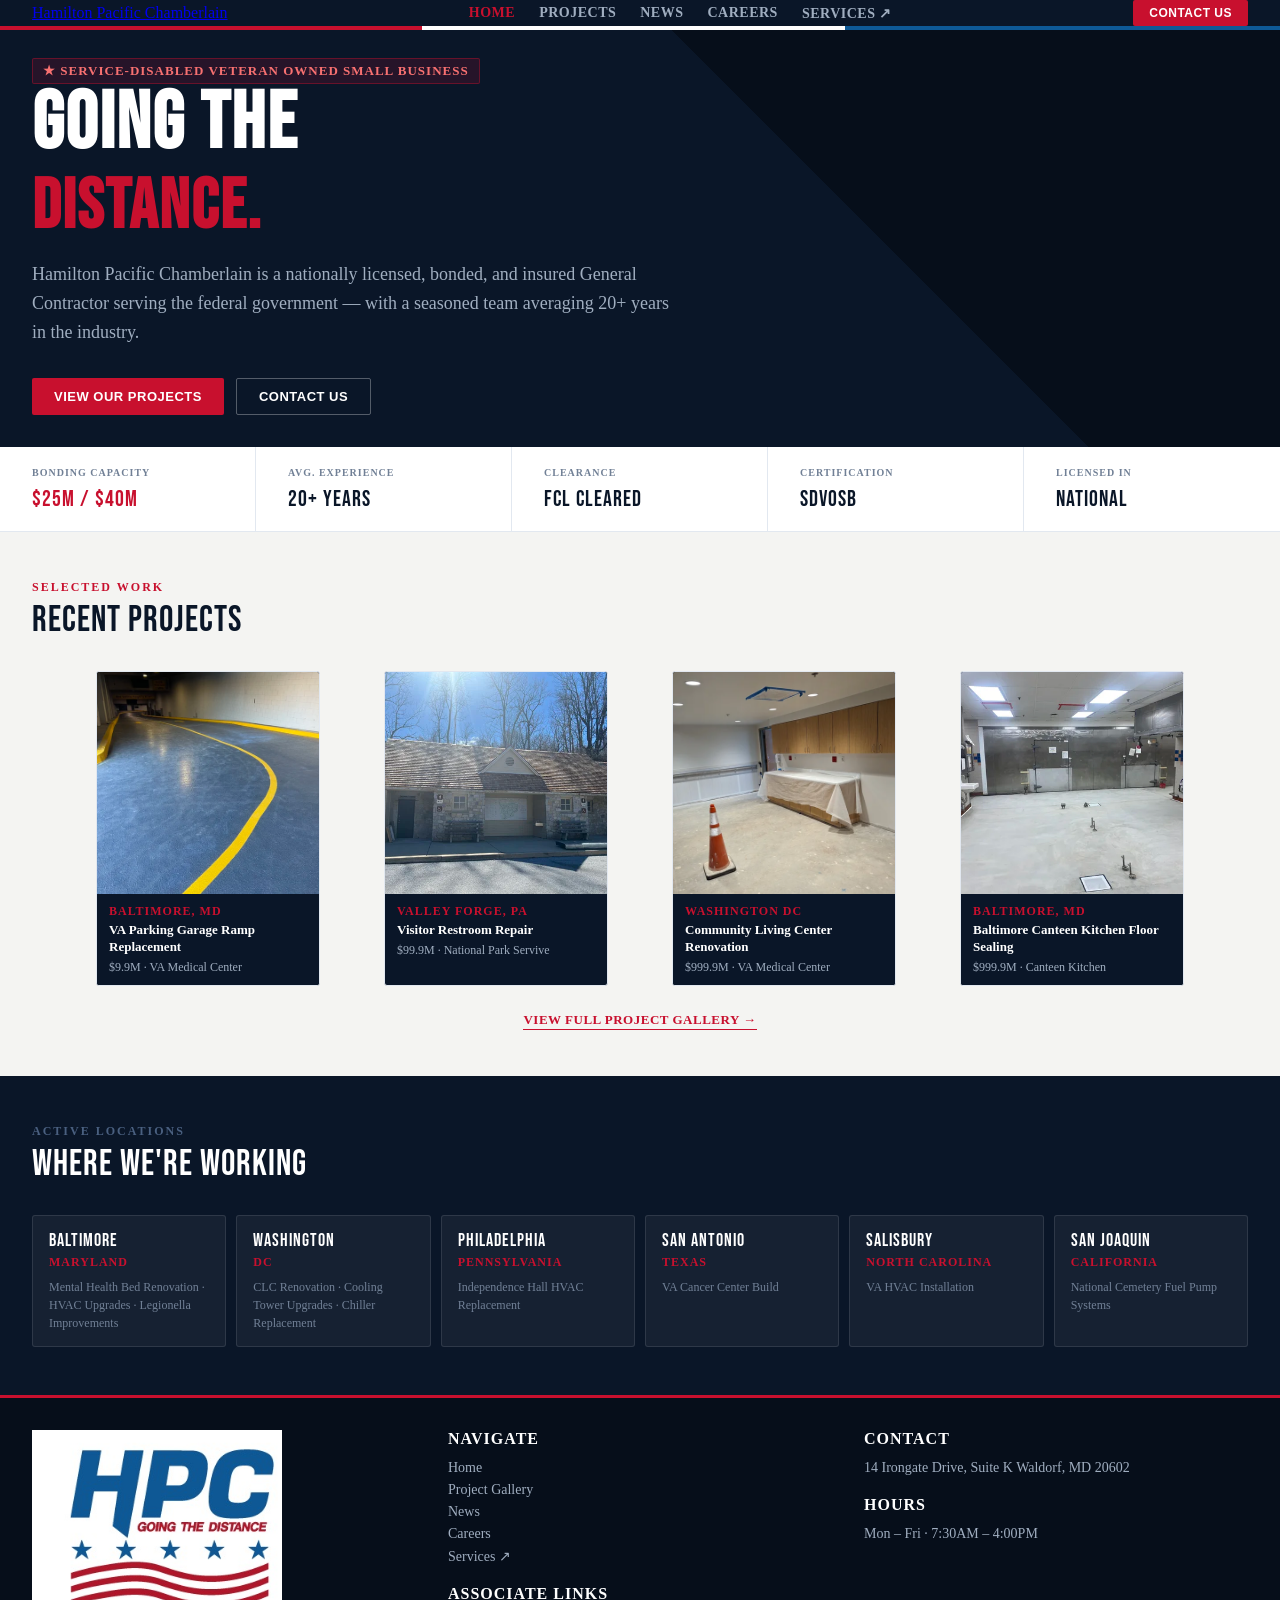
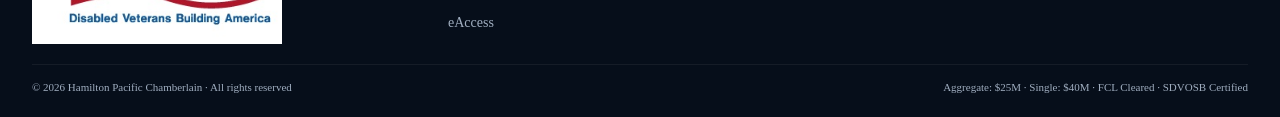
<file: home.html>
<!DOCTYPE html>
<html lang="en">
<head>
  <meta charset="UTF-8">
  <meta name="viewport" content="width=device-width, initial-scale=1.0">
  <title>Home</title>
  <link rel="stylesheet" href="css/style.css">
</head>
<body>
  <div class="hpc-wrap">

    <nav class="hpc-nav">
      <a href="/home.html" class="hpc-nav-logo">Hamilton Pacific Chamberlain</a>
      <div class="hpc-nav-links">
        <a href="/home.html" style="color: var(--red)">Home</a>
        <a href="/projects.html">Projects</a>
        <a href="/news.html">News</a>
        <a href="/career.html">Careers</a>
        <a href="https://www.hpcsvcs.com/">Services ↗</a>
      </div>
      <button class="hpc-nav-cta">Contact Us</button>
    </nav>

    <section class="hpc-hero">
      <div class="hpc-hero-stripe"></div>
      <div class="hpc-hero-inner">
        <div class="hpc-hero-badge">★ Service-Disabled Veteran Owned Small Business</div>
        <h1 class="hpc-hero-title">Going The<br><span>Distance.</span></h1>
        <p class="hpc-hero-sub">Hamilton Pacific Chamberlain is a nationally licensed, bonded, and insured General Contractor serving the federal government — with a seasoned team averaging 20+ years in the industry.</p>
        <div class="hpc-hero-actions">
          <button class="hpc-btn-primary">View Our Projects</button>
          <button class="hpc-btn-ghost">Contact Us</button>
        </div>
      </div>
    </section>

    <div class="hpc-trust">
      <div class="hpc-trust-item">
        <div class="hpc-trust-label">Bonding Capacity</div>
        <div class="hpc-trust-value red">$25M / $40M</div>
      </div>
      <div class="hpc-trust-item">
        <div class="hpc-trust-label">Avg. Experience</div>
        <div class="hpc-trust-value">20+ Years</div>
      </div>
      <div class="hpc-trust-item">
        <div class="hpc-trust-label">Clearance</div>
        <div class="hpc-trust-value">FCL Cleared</div>
      </div>
      <div class="hpc-trust-item">
        <div class="hpc-trust-label">Certification</div>
        <div class="hpc-trust-value">SDVOSB</div>
      </div>
      <div class="hpc-trust-item">
        <div class="hpc-trust-label">Licensed In</div>
        <div class="hpc-trust-value">National</div>
      </div>
    </div>

    <section class="hpc-section" style="background:#f4f4f2;">
      <div class="hpc-section-label">Selected Work</div>
      <div class="hpc-section-title">Recent Projects</div>
      <div class="hpc-projects-grid">
        <div class="hpc-project-card">
          <div class="hpc-project-img">
            <img src="/Images/proj-img001.webp" alt="Parking Garage Ramp Replacement">
          </div>
          <div class="hpc-project-body">
            <div class="hpc-project-location">Baltimore, MD</div>
            <div class="hpc-project-name">VA Parking Garage Ramp Replacement</div>
            <div class="hpc-project-value">$9.9M · VA Medical Center</div>
          </div>
        </div>
        <div class="hpc-project-card">
          <div class="hpc-project-img">
            <img src="/Images/proj-img002.webp" alt="Visitor Restroom Repair">
          </div>
          <div class="hpc-project-body">
            <div class="hpc-project-location">Valley Forge, PA</div>
            <div class="hpc-project-name">Visitor Restroom Repair</div>
            <div class="hpc-project-value">$99.9M · National Park Servive</div>
          </div>
        </div>
        <div class="hpc-project-card">
          <div class="hpc-project-img">
            <img src="/Images/proj-img003.webp" alt="Community Living Center Renovation">
          </div>
          <div class="hpc-project-body">
            <div class="hpc-project-location">Washington DC</div>
            <div class="hpc-project-name">Community Living Center Renovation</div>
            <div class="hpc-project-value">$999.9M · VA Medical Center</div>
          </div>
        </div>
        <div class="hpc-project-card">
          <div class="hpc-project-img">
            <img src="/Images/proj-img004.webp" alt="Baltimore Canteen Kitchen Floor Sealing">
          </div>
          <div class="hpc-project-body">
            <div class="hpc-project-location">Baltimore, MD</div>
            <div class="hpc-project-name">Baltimore Canteen Kitchen Floor Sealing</div>
            <div class="hpc-project-value">$999.9M · Canteen Kitchen</div>
          </div>
        </div>
      </div>
      <div class="hpc-gallery-cta"><a href="#">View Full Project Gallery →</a></div>
    </section>

    <section class="hpc-locations">
      <div class="hpc-section-label" style="color:#4a6080;">Active Locations</div>
      <div class="hpc-section-title">Where We're Working</div>
      <div class="hpc-locations-grid">
        <div class="hpc-location-card">
          <div class="hpc-location-city">Baltimore</div>
          <div class="hpc-location-state">Maryland</div>
          <div class="hpc-location-jobs">Mental Health Bed Renovation · HVAC Upgrades · Legionella Improvements</div>
        </div>
        <div class="hpc-location-card">
          <div class="hpc-location-city">Washington</div>
          <div class="hpc-location-state">DC</div>
          <div class="hpc-location-jobs">CLC Renovation · Cooling Tower Upgrades · Chiller Replacement</div>
        </div>
        <div class="hpc-location-card">
          <div class="hpc-location-city">Philadelphia</div>
          <div class="hpc-location-state">Pennsylvania</div>
          <div class="hpc-location-jobs">Independence Hall HVAC Replacement</div>
        </div>
        <div class="hpc-location-card">
          <div class="hpc-location-city">San Antonio</div>
          <div class="hpc-location-state">Texas</div>
          <div class="hpc-location-jobs">VA Cancer Center Build</div>
        </div>
        <div class="hpc-location-card">
          <div class="hpc-location-city">Salisbury</div>
          <div class="hpc-location-state">North Carolina</div>
          <div class="hpc-location-jobs">VA HVAC Installation</div>
        </div>
        <div class="hpc-location-card">
          <div class="hpc-location-city">San Joaquin</div>
          <div class="hpc-location-state">California</div>
          <div class="hpc-location-jobs">National Cemetery Fuel Pump Systems</div>
        </div>
      </div>
    </section>

    <footer class="hpc-footer">
      <div class="hpc-footer-grid">
        <div>
          <img class="footer-img" src="/Images/logo.jpeg" alt="Manilton Pacific Chamberlain Logo">
        </div>
        <div>
          <div class="hpc-footer-col-title">Navigate</div>
          <a class="hpc-footer-link" href="/home.html">Home</a>
          <a class="hpc-footer-link" href="/projects.html">Project Gallery</a>
          <a class="hpc-footer-link" href="/news.html">News</a>
          <a class="hpc-footer-link" href="/career.html">Careers</a>
          <a class="hpc-footer-link" href="https://www.hpcsvcs.com/">Services ↗</a>
          <div style="margin-top:20px;">
            <div class="hpc-footer-col-title">Associate Links</div>
            <a class="hpc-footer-link" href="https://eaccess.foundationsoft.com/Login">eAccess</a>
          </div>
        </div>
        <div>
          <div class="hpc-footer-col-title">Contact</div>
          <a class="hpc-footer-link" href="#">14 Irongate Drive, Suite K Waldorf, MD 20602</a>
          <div style="margin-top:20px;">
            <div class="hpc-footer-col-title">Hours</div>
            <div class="hpc-footer-link">Mon – Fri · 7:30AM – 4:00PM</div>
          </div>
        </div>
      </div>
      <div class="hpc-footer-bottom">
        <div class="hpc-footer-copy">© 2026 Hamilton Pacific Chamberlain · All rights reserved</div>
        <div class="hpc-footer-licenses">Aggregate: $25M · Single: $40M · FCL Cleared · SDVOSB Certified</div>
      </div>
    </footer>
  </div>
</body>
</html>
</file>
<file: css/style.css>
@import url('https://fonts.googleapis.com/css2?family=Bebas+Neue&family=Source+Sans+3:wght@400;600&display=swap');

:root {
    --navy:       #0a1628;
    --navy-dark:  #060e1a;
    --navy-mid:   #4a6080;
    --navy-dim:   #2d4060;
    --red:        #c8102e;
    --red-light:  #f87171;
    --blue:       #0E5996;
    --white:      #fff;
    --bg:         #f4f4f2;
    --text:       #1a1a1a;
    --text-muted: #a0aec0;
    --text-dim:   #718096;
    --border:     #e2e8f0;
}

body{
    margin: 0;
    padding: 0;
}

.hpc-wrap {
    font-family: 'Source Sans 3' sans-serif;
    color: var(--text);
    background: var(--bg);
}

.hpc-nav {
    background: var(--navy);
    padding: 0 2rem;
    display: flex;
    align-items: center;
    justify-content: space-between;
    position: sticky;
    top: 0;
    z-index: 100;
}
.hpc-nav-logo img{
    width: 150px;
    height: auto;
    padding: 10px 0;
}
.hpc-nav-links {
    display: flex;
    gap: 1.5rem;
    align-items: center;
}
.hpc-nav-links a {
    color: var(--text-muted);
    text-decoration: none;
    font-size: 14px;
    font-weight: 600;
    letter-spacing: 0.5px;
    text-transform: uppercase;
}
.hpc-nav-links a:hover {
    color: var(--white);
}
.hpc-nav-cta {
    background: var(--red);
    color: var(--white);
    border: none;
    padding: 6px 16px;
    font-size: 12px;
    font-weight: 600;
    letter-spacing: 0.5px;
    text-transform: uppercase;
    cursor: pointer;
    border-radius: 2px;
}

.hpc-hero {
    background: linear-gradient(45deg, var(--navy) 0%, var(--navy) 770px, var(--navy-dark) 770px);
    padding: 2rem;
    position: relative;
    overflow: hidden;
}
.hpc-hero-stripe {
    position: absolute;
    top: 0; left: 0; right: 0;
    height: 4px;
    background: linear-gradient(90deg, var(--red) 0%, var(--red) 33%, var(--white) 33%, var(--white) 66%, var(--blue) 66%);
}
.hpc-hero-inner {
    max-width: 1000px;
}
.hpc-hero-badges {
    display: flex;
    flex-direction: column;
    flex-wrap: wrap;
    align-items: flex-start;
    gap: 10px;
    margin-bottom: 1rem;
}
.hpc-hero-badge {
    display: inline-flex;
    align-items: center;
    gap: 6px;
    background: rgba(200,16,46,0.15);
    border: 1px solid rgba(200,16,46,0.4);
    color: var(--red-light);
    font-size: 13px;
    font-weight: 600;
    letter-spacing: 1px;
    text-transform: uppercase;
    padding: 4px 10px;
    border-radius: 2px;
}
.hpc-hero-title {
    font-family: 'Bebas Neue', sans-serif;
    font-size: 80px;
    line-height: 1;
    color: var(--white);
    letter-spacing: 2px;
    margin: 0 0 1rem;
}
.hpc-hero-title span {
    color: var(--red);
    font-size: 70px;
}
.hpc-hero-sub {
    font-size: 18px;
    color: var(--text-muted);
    line-height: 1.6;
    margin: 0 0 2rem;
    max-width: 640px;
}
.hpc-hero-actions {
    display: flex;
    gap: 12px;
    flex-wrap: wrap;
}
.hpc-btn-primary {
    background: var(--red);
    color: var(--white);
    border: none;
    padding: 10px 22px;
    font-size: 13px;
    font-weight: 600;
    letter-spacing: 0.5px;
    text-transform: uppercase;
    cursor: pointer;
    border-radius: 2px;
}
.hpc-btn-ghost {
    background: transparent;
    color: var(--white);
    border: 1px solid rgba(255,255,255,0.3);
    padding: 10px 22px;
    font-size: 13px;
    font-weight: 600;
    letter-spacing: 0.5px;
    text-transform: uppercase;
    cursor: pointer;
    border-radius: 2px;
}

.hpc-trust {
    background: var(--white);
    border-bottom: 1px solid var(--border);
    display: grid;
    grid-template-columns: repeat(5, 1fr);
    gap: 0;
}
.hpc-trust-item {
    display: flex;
    flex-direction: column;
    justify-content: center;
    padding: 1.25rem 2rem;
    border-right: 1px solid var(--border);
    flex-shrink: 0;
    gap: 0.5rem;
}
.hpc-trust-item:last-child {
    border-right: none;
}
.hpc-trust-label {
    font-size: 10px;
    font-weight: 600;
    letter-spacing: 1px;
    text-transform: uppercase;
    color: var(--text-dim);
    margin-bottom: 3px;
}
.hpc-trust-value {
    font-family: 'Bebas Neue', sans-serif;
    font-size: 22px;
    letter-spacing: 1px;
    color: var(--navy);
    line-height: 1;
}
.hpc-trust-value.red {
    color: var(--red);
}

.hpc-section {
    padding: 3rem 2rem;
}
.hpc-section-label {
    font-size: 12px;
    font-weight: 600;
    letter-spacing: 2px;
    text-transform: uppercase;
    color: var(--red);
    margin-bottom: 0.5rem;
}
.hpc-section-title {
    font-family: 'Bebas Neue', sans-serif;
    font-size: 36px;
    letter-spacing: 1px;
    color: var(--navy);
    margin: 0 0 2rem;
    line-height: 1;
}

.hpc-projects-grid {
    display: grid;
    grid-template-columns: repeat(auto-fit, minmax(180px, 1fr));
    gap:5vw;
    padding: 0 5vw;
}
.hpc-project-card {
    background: var(--navy);
    border: 1px solid var(--border);
    border-radius: 3px;
    overflow: hidden;
}
.hpc-project-img {
    width: 100%;
    aspect-ratio: 1 / 1;
    display: flex;
    align-items: center;
    justify-content: center;
    font-size: 11px;
    font-weight: 600;
    letter-spacing: 0.5px;
    text-transform: uppercase;
    color: var(--text-muted);
    overflow: hidden;
}
.hpc-project-img img {
    width: 100%;
    height: 100%;
    object-fit: cover;
    display: block;
}
.hpc-project-img.navy { background: var(--navy); color: var(--navy-mid); }
.hpc-project-img.gray { background: #2d3748; color: var(--navy-mid); }
.hpc-project-img.slate { background: #1a2535; color: var(--navy-mid); }
.hpc-project-body {
    padding: 10px 12px;
    background: var(--navy);
}

.hpc-project-location {
    font-size: 12px;
    font-weight: 600;
    letter-spacing: 1px;
    text-transform: uppercase;
    color: var(--red);
    margin-bottom: 3px;
}
.hpc-project-name {
    font-size: 13px;
    font-weight: 600;
    color: var(--white);
    line-height: 1.3;
    margin-bottom: 4px;
}
.hpc-project-value {
    font-size: 12px;
    color: var(--text-muted);
}

.hpc-gallery-cta {
    text-align: center;
    margin-top: 1.5rem;
}
.hpc-gallery-cta a {
    font-size: 13px;
    font-weight: 600;
    letter-spacing: 0.5px;
    text-transform: uppercase;
    color: var(--red);
    text-decoration: none;
    border-bottom: 1px solid var(--red);
    padding-bottom: 2px;
}

.hpc-locations { background: var(--navy); padding: 3rem 2rem; }
.hpc-locations .hpc-section-title { color: var(--white); }

.hpc-locations-grid {
    display: grid;
    grid-template-columns: repeat(auto-fit, minmax(160px, 1fr));
    gap: 10px;
}
.hpc-location-card {
    background: rgba(255,255,255,0.05);
    border: 1px solid rgba(255,255,255,0.1);
    border-radius: 3px;
    padding: 14px 16px;
}
.hpc-location-city {
    font-family: 'Bebas Neue', sans-serif;
    font-size: 18px;
    letter-spacing: 1px;
    color: var(--white);
    margin-bottom: 4px;
}
.hpc-location-state {
    font-size: 12px;
    font-weight: 600;
    letter-spacing: 1px;
    text-transform: uppercase;
    color: var(--red);
    margin-bottom: 8px;
}
.hpc-location-jobs {
    font-size: 12px;
    color: var(--text-dim);
    line-height: 1.5;
}

.hpc-footer {
    background: var(--navy-dark);
    padding: 2rem 2rem 1.5rem;
    border-top: 3px solid var(--red);
}
.hpc-footer-grid {
    display: grid;
    grid-template-columns: 1fr 1fr 1fr;
    gap: 2rem;
}
.footer-img{
    width: 250px;
    padding-bottom: 1rem;
}
.hpc-footer-brand {
    font-family: 'Bebas Neue', sans-serif;
    font-size: 22px;
    letter-spacing: 2px;
    color: var(--white);
    margin-bottom: 0.5rem;
}
.hpc-footer-tagline {
    font-size: 12px;
    color: var(--navy-mid);
    line-height: 1.5;
    max-width: 240px;
}
.hpc-footer-col-title {
    font-size: 16px;
    font-weight: 600;
    letter-spacing: 1px;
    text-transform: uppercase;
    color: var(--white);
    margin-bottom: 0.75rem;
}
.hpc-footer-link {
    display: block;
    font-size: 14px;
    color: var(--text-muted);
    text-decoration: none;
    margin-bottom: 6px;
}
.hpc-footer-poc{
    display: block;
    font-size: 14px;
    color: var(--text-muted);
    margin-bottom: 6px; 
}
.hpc-footer-poc-info{
    display: block;
    font-size: 14px;
    color: var(--navy-mid);
    margin: 0 0 6px 10px; 
}
.hpc-footer-link:hover { color: var(--white); }

.hpc-footer-bottom {
    border-top: 1px solid rgba(255,255,255,0.06);
    padding-top: 1rem;
    display: flex;
    justify-content: space-between;
    align-items: center;
    flex-wrap: wrap;
    gap: 8px;
}
.hpc-footer-copy {
    font-size: 11px;
    color: var(--text-muted);
}
.hpc-footer-licenses {
    font-size: 11px;
    color: var(--text-muted);
}


/* ── Why Choose HPC ── */
.hpc-why-grid {
    display: grid;
    grid-template-columns: repeat(auto-fit, minmax(240px, 1fr));
    gap: 1.25rem;
}
.hpc-why-card {
    background: rgba(255,255,255,0.05);
    border: 1px solid rgba(255,255,255,0.1);
    border-radius: 3px;
    padding: 1.5rem;
}
.hpc-why-card-title {
    font-family: 'Bebas Neue', sans-serif;
    font-size: 22px;
    letter-spacing: 1px;
    color: var(--white);
    margin-bottom: 0.5rem;
}
.hpc-why-card-body {
    font-size: 14px;
    color: var(--text-muted);
    line-height: 1.6;
}
.hpc-why-card-body strong {
    color: var(--white);
}

/* EMR score table inside Why card */
.hpc-emr-grid {
    display: grid;
    grid-template-columns: repeat(4, 1fr);
    gap: 8px;
    margin-top: 1rem;
}
.hpc-emr-item {
    display: flex;
    flex-direction: column;
    gap: 3px;
    background: rgba(255,255,255,0.04);
    border: 1px solid rgba(255,255,255,0.08);
    border-radius: 2px;
    padding: 8px 6px;
    text-align: center;
}
.hpc-emr-year {
    font-size: 10px;
    font-weight: 600;
    letter-spacing: 0.5px;
    text-transform: uppercase;
    color: var(--text-dim);
}
.hpc-emr-score {
    font-family: 'Bebas Neue', sans-serif;
    font-size: 20px;
    letter-spacing: 1px;
    color: var(--white);
    line-height: 1;
}
.hpc-emr-score.red {
    color: var(--red);
}
</file>
